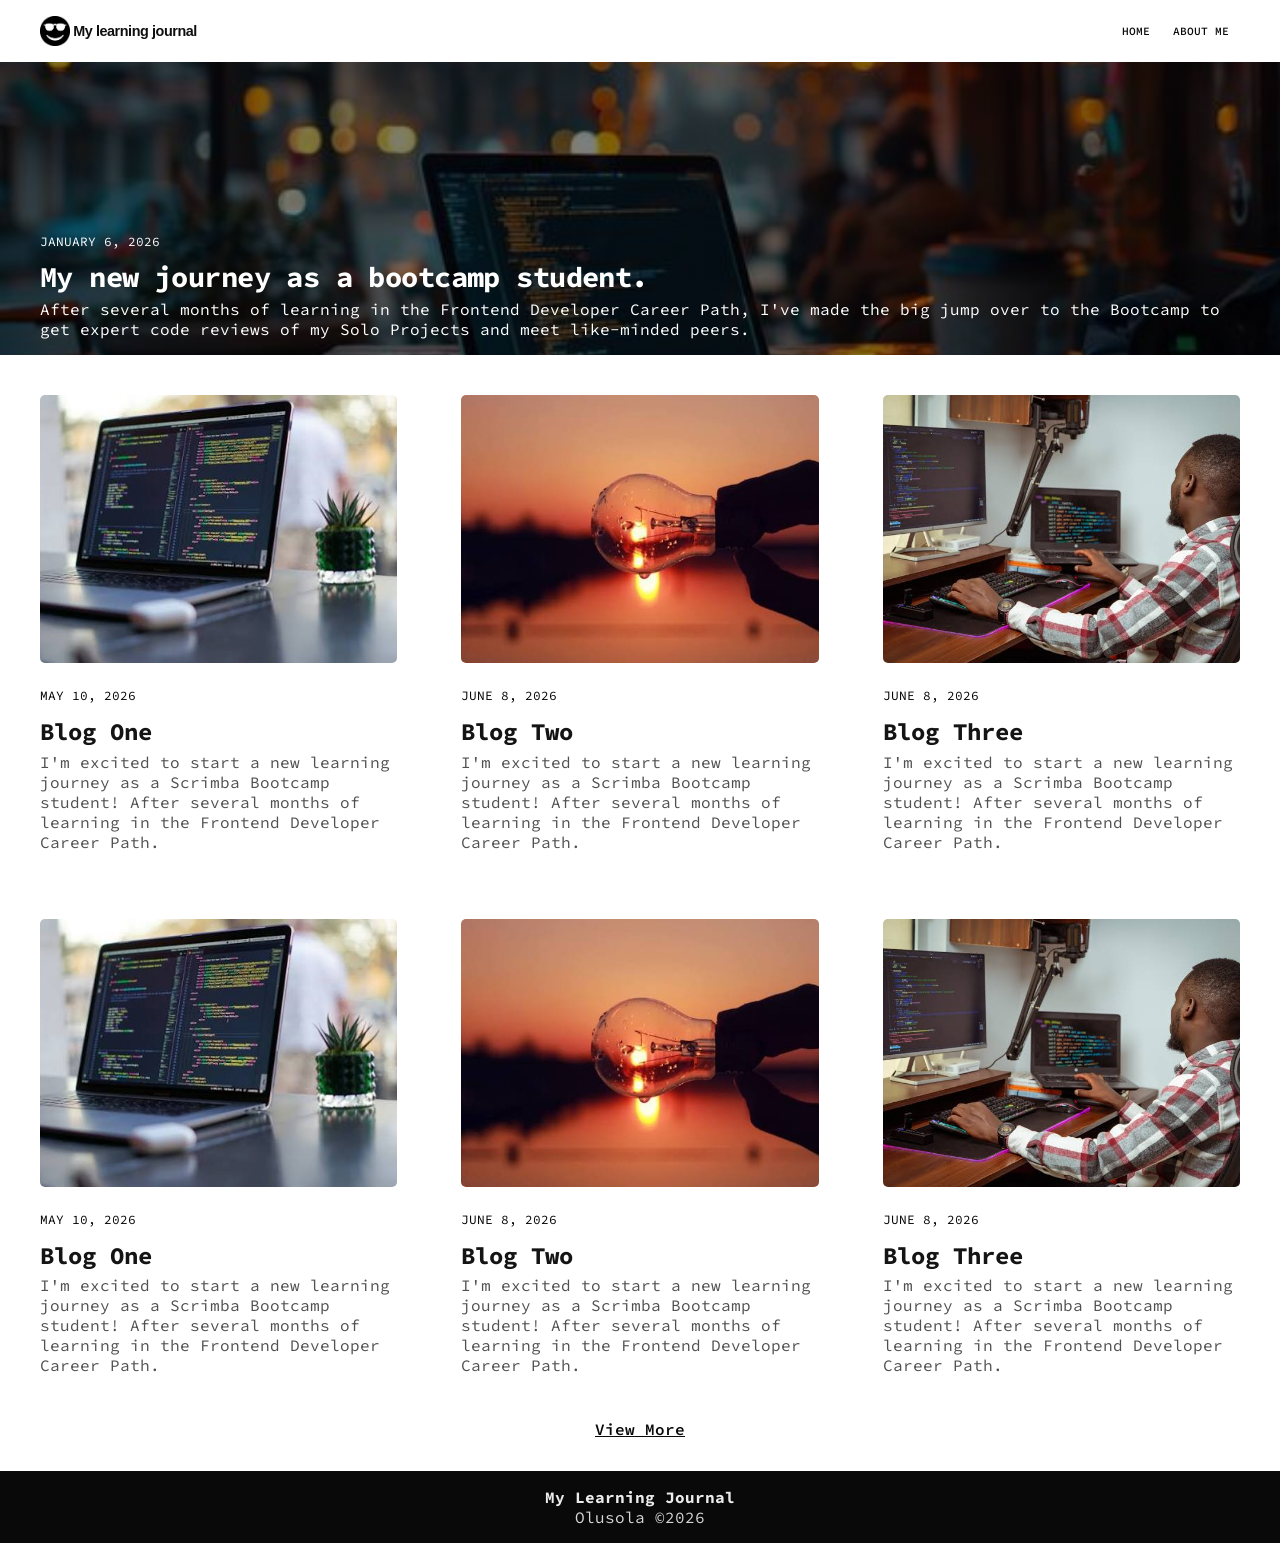
<file: index.html>
<!doctype html>
<html lang="en">
  <head>
    <meta charset="UTF-8" />
    <meta name="viewport" content="width=device-width, initial-scale=1.0" />
    <title>My Learning Journal</title>

    <link rel="preconnect" href="https://fonts.googleapis.com" />
    <link rel="preconnect" href="https://fonts.gstatic.com" crossorigin />
    <link
      href="https://fonts.googleapis.com/css2?family=Source+Code+Pro:ital,wght@0,200..900;1,200..900&display=swap"
      rel="stylesheet"
    />
    <link rel="stylesheet" href="styles/homepg.css" />
  </head>
  <body>
    <div class="head-wrapper">
      <header>
        <div class="logo-info">
          <div class="logo">
            <img src="images/gglogo.png" alt="" />
          </div>
          <p>My learning journal</p>
        </div>
        <nav>
          <ul>
            <li><a href="index.html">Home</a></li>
            <li><a href="about.html">About Me</a></li>
          </ul>
        </nav>
      </header>
    </div>

    <main>
      <section class="section-one">
        <a href="detail.html" class="featured-post">
          <p class="blog-date">January 6, 2026</p>
          <h1 class="blog-title">My new journey as a bootcamp student.</h1>
          <p>
            After several months of learning in the Frontend Developer Career
            Path, I've made the big jump over to the Bootcamp to get expert code
            reviews of my Solo Projects and meet like-minded peers.
          </p>
        </a>
      </section>
      <section class="blogs">
        <a href="#" class="blog-card">
          <div class="blog-img">
            <img
              src="images/lptcoding.jpg"
              alt=" a laptop on the desk with codes on its screen"
            />
          </div>
          <p class="blog-date">May 10, 2026</p>
          <h3>Blog One</h3>
          <p>
            I'm excited to start a new learning journey as a Scrimba Bootcamp
            student! After several months of learning in the Frontend Developer
            Career Path.
          </p>
        </a>

        <a href="#" class="blog-card">
          <div class="blog-img">
            <img
              src="images/nwbulbimg.jpg"
              alt=" a hand holding transparency bulb."
            />
          </div>
          <p class="blog-date">June 8, 2026</p>
          <h3>Blog Two</h3>
          <p>
            I'm excited to start a new learning journey as a Scrimba Bootcamp
            student! After several months of learning in the Frontend Developer
            Career Path.
          </p>
        </a>

        <a href="#" class="blog-card">
          <div class="blog-img">
            <img
              src="images/guycodeimg.jpg"
              alt=" a guy coding on the laptop in a room."
            />
          </div>
          <p class="blog-date">June 8, 2026</p>
          <h3>Blog Three</h3>
          <p>
            I'm excited to start a new learning journey as a Scrimba Bootcamp
            student! After several months of learning in the Frontend Developer
            Career Path.
          </p>
        </a>

        <a href="#" class="blog-card">
          <div class="blog-img">
            <img
              src="images/lptcoding.jpg"
              alt=" a laptop on the desk with codes on its screen"
            />
          </div>
          <p class="blog-date">May 10, 2026</p>
          <h3>Blog One</h3>
          <p>
            I'm excited to start a new learning journey as a Scrimba Bootcamp
            student! After several months of learning in the Frontend Developer
            Career Path.
          </p>
        </a>

        <a href="#" class="blog-card">
          <div class="blog-img">
            <img
              src="images/nwbulbimg.jpg"
              alt=" a hand holding transparency bulb."
            />
          </div>
          <p class="blog-date">June 8, 2026</p>
          <h3>Blog Two</h3>
          <p>
            I'm excited to start a new learning journey as a Scrimba Bootcamp
            student! After several months of learning in the Frontend Developer
            Career Path.
          </p>
        </a>

        <a href="#" class="blog-card">
          <div class="blog-img">
            <img
              src="images/guycodeimg.jpg"
              alt=" a guy coding on the laptop in a room."
            />
          </div>
          <p class="blog-date">June 8, 2026</p>
          <h3>Blog Three</h3>
          <p>
            I'm excited to start a new learning journey as a Scrimba Bootcamp
            student! After several months of learning in the Frontend Developer
            Career Path.
          </p>
        </a>
      </section>

      <a class="view-more" href="#">View More</a>
    </main>
    <footer>
      <p class="footer-title">My Learning Journal</p>
      <p class="copyright">Olusola &copy;2026</p>
    </footer>
  </body>
</html>
</file>
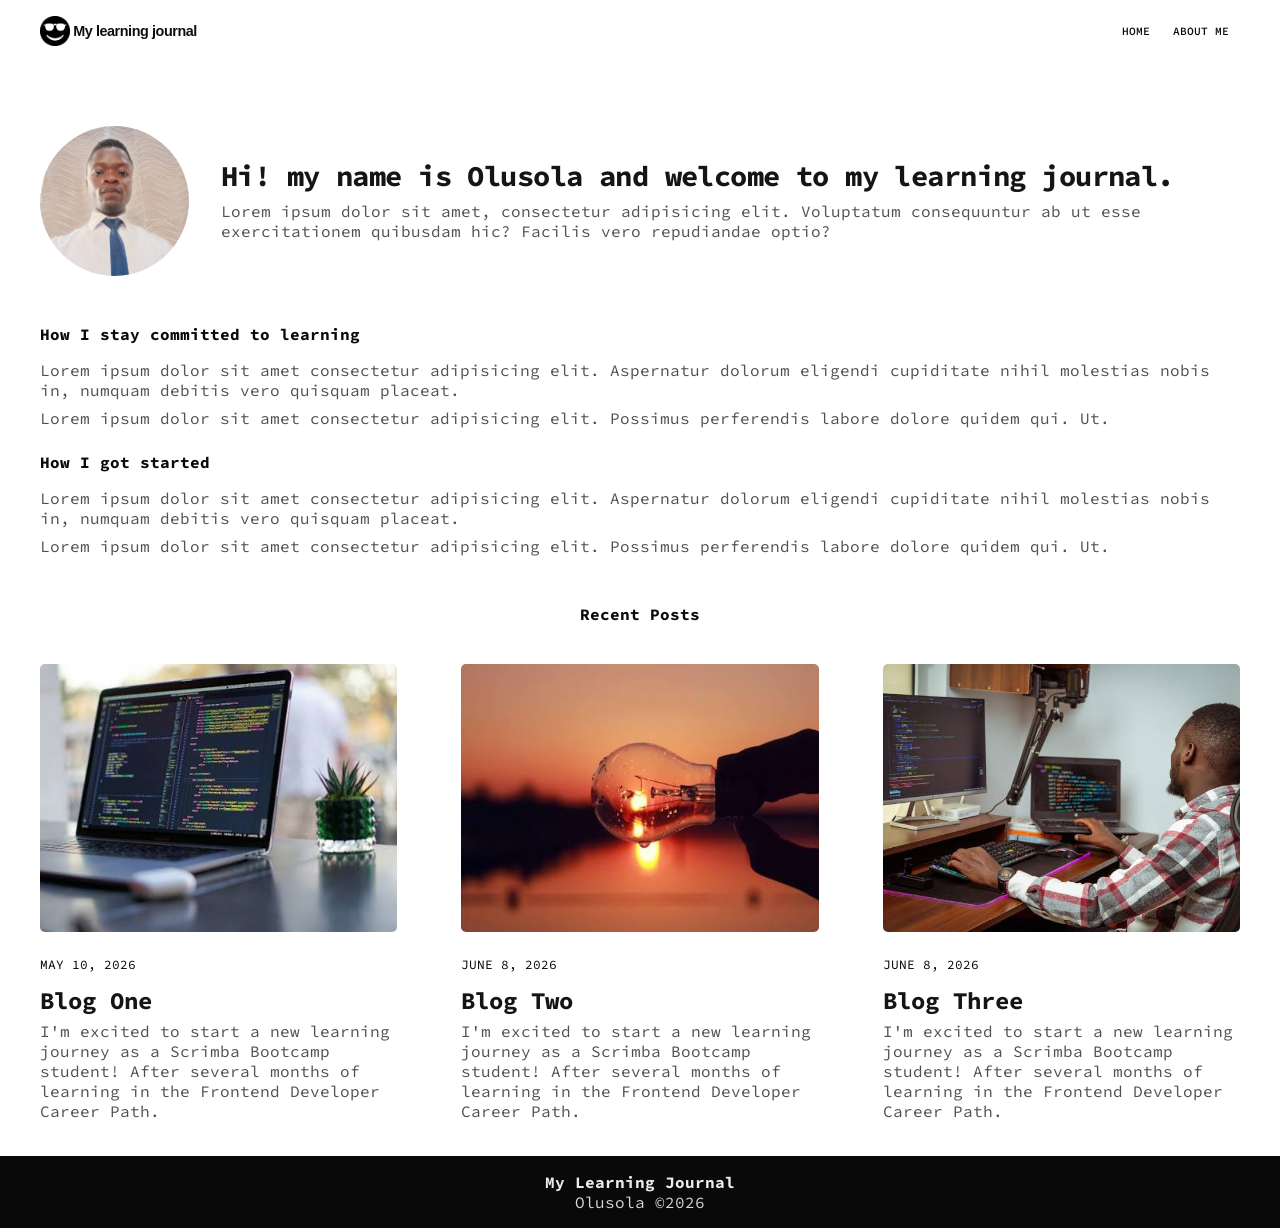
<file: about.html>
<!doctype html>
<html lang="en">
  <head>
    <meta charset="UTF-8" />
    <meta name="viewport" content="width=device-width, initial-scale=1.0" />
    <title>My Learning Journal</title>

    <link rel="preconnect" href="https://fonts.googleapis.com" />
    <link rel="preconnect" href="https://fonts.gstatic.com" crossorigin />
    <link
      href="https://fonts.googleapis.com/css2?family=Source+Code+Pro:ital,wght@0,200..900;1,200..900&display=swap"
      rel="stylesheet"
    />
    <link rel="stylesheet" href="styles/homepg.css" />
    <link rel="stylesheet" href="styles/detail.css" />
    <link rel="stylesheet" href="styles/about.css" />
  </head>
  <body>
    <div class="head-wrapper">
      <header>
        <div class="logo-info">
          <div class="logo">
            <img src="images/gglogo.png" alt="" />
          </div>
          <p>My learning journal</p>
        </div>
        <nav>
          <ul>
            <li><a href="index.html">Home</a></li>
            <li><a href="about.html">About Me</a></li>
          </ul>
        </nav>
      </header>
    </div>

    <main>
      <article class="about-details">
        <div class="about-details-intro">
          <div class="about-details-img">
            <img
              src="images/shooff.jpg"
              alt="guy on white shirt and blue tie"
            />
          </div>
          <div class="about-title-intro">
            <h1 class="about-title">
              Hi! my name is Olusola and welcome to my learning journal.
            </h1>
            <p>
              Lorem ipsum dolor sit amet, consectetur adipisicing elit.
              Voluptatum consequuntur ab ut esse exercitationem quibusdam hic?
              Facilis vero repudiandae optio?
            </p>
          </div>
        </div>

        <div class="more-about-details">
          <h2>How I stay committed to learning</h2>
          <p>
            Lorem ipsum dolor sit amet consectetur adipisicing elit. Aspernatur
            dolorum eligendi cupiditate nihil molestias nobis in, numquam
            debitis vero quisquam placeat.
          </p>
          <p>
            Lorem ipsum dolor sit amet consectetur adipisicing elit. Possimus
            perferendis labore dolore quidem qui. Ut.
          </p>
          <h2>How I got started</h2>
          <p>
            Lorem ipsum dolor sit amet consectetur adipisicing elit. Aspernatur
            dolorum eligendi cupiditate nihil molestias nobis in, numquam
            debitis vero quisquam placeat.
          </p>
          <p>
            Lorem ipsum dolor sit amet consectetur adipisicing elit. Possimus
            perferendis labore dolore quidem qui. Ut.
          </p>
        </div>
      </article>
      <h2 class="recent-post">Recent Posts</h2>

      <section class="blogs">
        <a href="#" class="blog-card">
          <div class="blog-img">
            <img
              src="images/lptcoding.jpg"
              alt=" a laptop on the desk with codes on its screen"
            />
          </div>
          <p class="blog-date">May 10, 2026</p>
          <h3>Blog One</h3>
          <p>
            I'm excited to start a new learning journey as a Scrimba Bootcamp
            student! After several months of learning in the Frontend Developer
            Career Path.
          </p>
        </a>

        <a href="#" class="blog-card">
          <div class="blog-img">
            <img
              src="images/nwbulbimg.jpg"
              alt=" a hand holding transparency bulb."
            />
          </div>
          <p class="blog-date">June 8, 2026</p>
          <h3>Blog Two</h3>
          <p>
            I'm excited to start a new learning journey as a Scrimba Bootcamp
            student! After several months of learning in the Frontend Developer
            Career Path.
          </p>
        </a>

        <a href="#" class="blog-card">
          <div class="blog-img">
            <img
              src="images/guycodeimg.jpg"
              alt=" a guy coding on the laptop in a room."
            />
          </div>
          <p class="blog-date">June 8, 2026</p>
          <h3>Blog Three</h3>
          <p>
            I'm excited to start a new learning journey as a Scrimba Bootcamp
            student! After several months of learning in the Frontend Developer
            Career Path.
          </p>
        </a>
      </section>
    </main>
    <footer>
      <p class="footer-title">My Learning Journal</p>
      <p class="copyright">Olusola &copy;2026</p>
    </footer>
  </body>
</html>
</file>
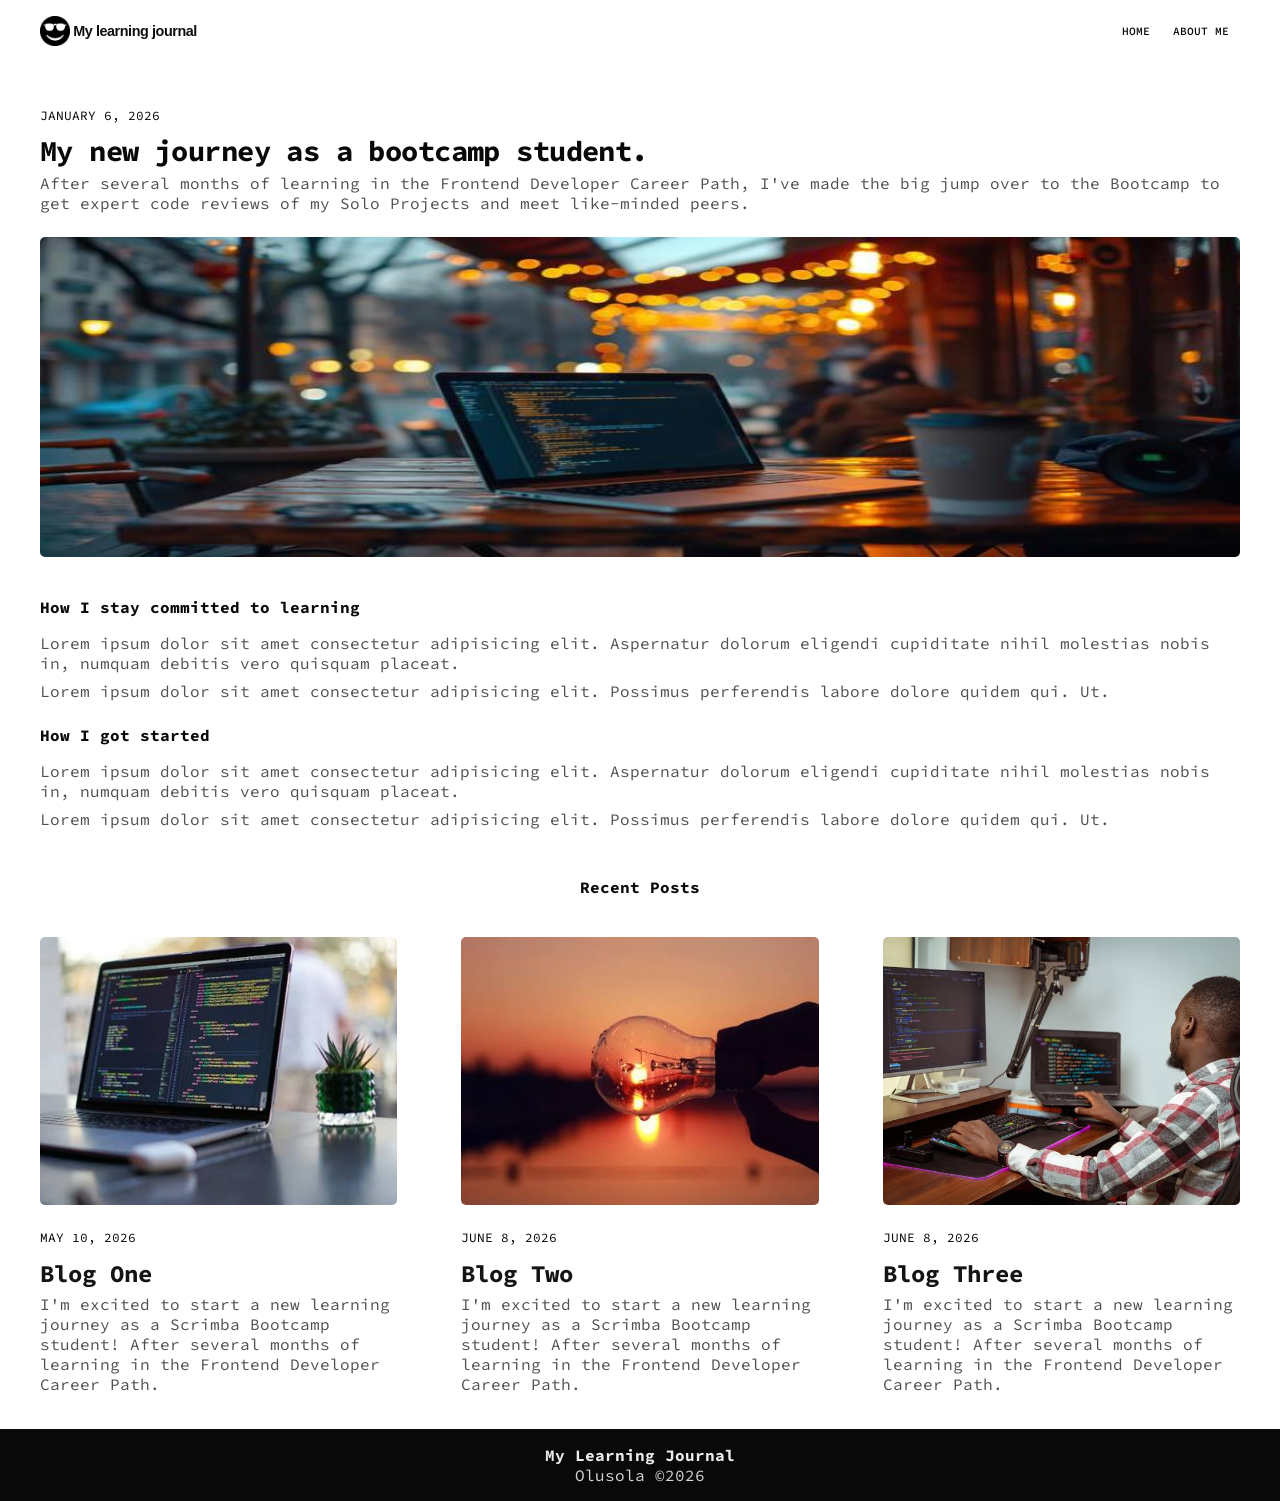
<file: detail.html>
<!doctype html>
<html lang="en">
  <head>
    <meta charset="UTF-8" />
    <meta name="viewport" content="width=device-width, initial-scale=1.0" />
    <title>My Learning Journal</title>

    <link rel="preconnect" href="https://fonts.googleapis.com" />
    <link rel="preconnect" href="https://fonts.gstatic.com" crossorigin />
    <link
      href="https://fonts.googleapis.com/css2?family=Source+Code+Pro:ital,wght@0,200..900;1,200..900&display=swap"
      rel="stylesheet"
    />
    <link rel="stylesheet" href="styles/homepg.css" />
    <link rel="stylesheet" href="styles/detail.css" />
  </head>
  <body>
    <div class="head-wrapper">
      <header>
        <div class="logo-info">
          <div class="logo">
            <img src="images/gglogo.png" alt="" />
          </div>
          <p>My learning journal</p>
        </div>
        <nav>
          <ul>
            <li><a href="index.html">Home</a></li>
            <li><a href="about.html">About Me</a></li>
          </ul>
        </nav>
      </header>
    </div>

    <main>
      <article class="blog-details">
        <p class="blog-date">January 6, 2026</p>
        <h1 class="blog-title">My new journey as a bootcamp student.</h1>
        <p>
          After several months of learning in the Frontend Developer Career
          Path, I've made the big jump over to the Bootcamp to get expert code
          reviews of my Solo Projects and meet like-minded peers.
        </p>

        <div class="blog-details-img">
          <img
            src="images/newlaptcodes.jpg"
            alt=" a laptop on the desk with codes on its screen and yellow bulbs"
          />
        </div>
        <div class="more-details">
          <h2>How I stay committed to learning</h2>
          <p>
            Lorem ipsum dolor sit amet consectetur adipisicing elit. Aspernatur
            dolorum eligendi cupiditate nihil molestias nobis in, numquam
            debitis vero quisquam placeat.
          </p>
          <p>
            Lorem ipsum dolor sit amet consectetur adipisicing elit. Possimus
            perferendis labore dolore quidem qui. Ut.
          </p>
          <h2>How I got started</h2>
          <p>
            Lorem ipsum dolor sit amet consectetur adipisicing elit. Aspernatur
            dolorum eligendi cupiditate nihil molestias nobis in, numquam
            debitis vero quisquam placeat.
          </p>
          <p>
            Lorem ipsum dolor sit amet consectetur adipisicing elit. Possimus
            perferendis labore dolore quidem qui. Ut.
          </p>
        </div>
      </article>

      <h2 class="recent-post">Recent Posts</h2>

      <section class="blogs">
        <a href="#" class="blog-card">
          <div class="blog-img">
            <img
              src="images/lptcoding.jpg"
              alt=" a laptop on the desk with codes on its screen"
            />
          </div>
          <p class="blog-date">May 10, 2026</p>
          <h3>Blog One</h3>
          <p>
            I'm excited to start a new learning journey as a Scrimba Bootcamp
            student! After several months of learning in the Frontend Developer
            Career Path.
          </p>
        </a>

        <a href="#" class="blog-card">
          <div class="blog-img">
            <img
              src="images/nwbulbimg.jpg"
              alt=" a hand holding transparency bulb."
            />
          </div>
          <p class="blog-date">June 8, 2026</p>
          <h3>Blog Two</h3>
          <p>
            I'm excited to start a new learning journey as a Scrimba Bootcamp
            student! After several months of learning in the Frontend Developer
            Career Path.
          </p>
        </a>

        <a href="#" class="blog-card">
          <div class="blog-img">
            <img
              src="images/guycodeimg.jpg"
              alt=" a guy coding on the laptop in a room."
            />
          </div>
          <p class="blog-date">June 8, 2026</p>
          <h3>Blog Three</h3>
          <p>
            I'm excited to start a new learning journey as a Scrimba Bootcamp
            student! After several months of learning in the Frontend Developer
            Career Path.
          </p>
        </a>
      </section>
    </main>
    <footer>
      <p class="footer-title">My Learning Journal</p>
      <p class="copyright">Olusola &copy;2026</p>
    </footer>
  </body>
</html>
</file>
<file: styles/homepg.css>
* {
  margin: 0;
  padding: 0;
  box-sizing: border-box;
}

body {
  width: 100%;
  font-family: "Source Code Pro", monospace;
  color: #090909;
}

.head-wrapper,
.featured-post {
  padding: 0.5em 1em;
  margin: 1.5em 0;
}

/* HEADER & NAVI */
header {
  display: flex;
  justify-content: space-between;
  align-items: center;
}

.logo-info {
  display: flex;
  justify-content: center;
  align-items: center;
  font-size: 1rem;
  font-family: Arial, Helvetica, sans-serif;
}

.logo {
  width: 30px;
  margin-right: 0.2em;
}

.logo img {
  width: 100%;
  display: block;
}

.logo-info p {
  font-family: sans-serif;
  font-size: 0.9rem;
  font-weight: 600;
  letter-spacing: -0.03em;
  color: #0e0e0e;
}

nav ul {
  display: flex;
}

nav ul li {
  list-style: none;
  margin: 0 1em;
  text-transform: uppercase;
  font-weight: 550;
  font-size: 0.7rem;
}

nav ul li a {
  text-decoration: none;
  color: #090909;
  transition: 0.3s ease all;
}

nav ul li a:hover {
  color: #4e4d4d;
}

nav ul li a:focus-visible,
.blog-card:focus-visible,
.view-more:focus-visible {
  outline: 2px solid #000;
  outline-offset: 4px;
}

/* MAIN SECTIONS */

.section-one {
  display: flex;
  justify-content: flex-end;
  align-items: flex-start;
  flex-direction: column;
  background:
    linear-gradient(rgba(0, 0, 0, 0.5), rgba(0, 0, 0, 0.5)),
    url("../images/newlaptcodes.jpg");
  background-size: cover;
  background-position: center;
  background-repeat: no-repeat;
  height: 293px;
  width: 100%;
  color: #fff;
}

.section-one p {
  color: inherit;
}

.section-one a {
  color: inherit;
  text-decoration: none;
}

.blog-title {
  letter-spacing: -0.02em;
  font-size: 1.8rem;
  line-height: 1.1;
  margin: 0 0 0.2em 0;
}

.blog-card {
  display: block;
  text-decoration: none;
  color: inherit;
  padding: 0.5em 1em 0.2em;
}
.blog-date {
  font-size: 0.8rem;
  font-weight: 400;
  color: #000;
  text-transform: uppercase;
  margin: 1em 0;
}

p {
  font-size: 1rem;
  color: #505050;
  font-weight: 400;
}

/* Section Two */

.blog-img {
  margin: 1.5em 0;
  aspect-ratio: 4 / 3;
}

.blog-img img {
  border-radius: 5px;
  width: 100%;
  height: 100%;
  object-fit: cover;
  display: block;
}

h3 {
  margin: 0.2em 0;
  font-size: 1.5rem;
  font-weight: 700;
  color: #141414;
}

.view-more {
  display: block;
  text-align: center;
  font-size: 1rem;
  font-weight: 600;
  padding-top: 2em;
  color: #090909;
}

/* FOOTER */
footer {
  margin-top: 2em;
  padding: 1em;
  background-color: #090909;
  color: #fff;
  text-align: center;
}

.footer-title .copyright {
  font-size: 0.75rem;
}

.footer-title {
  color: #ececec;
  font-weight: 700;
}

.copyright {
  color: #d7d7d7;
  font-weight: 400;
}

/* MEDIA QUERIES */

@media (min-width: 500px) {
  .head-wrapper,
  .featured-post,
  .blogs {
    margin: 0.5em 1.5em;
  }

  .blog-card {
    display: block;
    text-decoration: none;
    color: inherit;
  }

  .blogs {
    display: grid;
    grid-template-columns: repeat(2, 1fr);
    gap: 2em;
  }
}

@media (min-width: 750px) {
  .blogs {
    grid-template-columns: repeat(3, 1fr);
  }

  /* .blog-img {
    margin: 1.5em 0;
    height: 250px;
  } */
}
</file>
<file: styles/detail.css>
* {
  padding: 0;
  margin: 0;
  box-sizing: border-box;
}

.blog-details {
  padding: 0.5em 1em;
  margin: 2.5em 0;
}

.blog-details-img {
  height: 180px;
  margin: 1.5em 0;
}

.blog-details-img img {
  width: 100%;
  height: 100%;
  object-fit: cover;
  border-radius: 5px;
}

.more-details h2 {
  padding: 1em 0;
  font-size: 1rem;
  font-weight: 700;
}

.more-details p {
  padding: 0 0 0.5em 0;
}

.recent-post {
  text-align: center;
  font-size: 1rem;
}

@media (min-width: 750px) {
  .blog-details {
    margin: 2em 1.5em;
  }

  .blog-details-img {
    height: 320px;
  }

  .blog-details-img img {
    object-fit: fill;
  }

  /* .blog-img {
    margin: 1.5em 0;
    height: 250px;
  } */
}
</file>
<file: styles/about.css>
* {
  margin: 0;
  padding: 0;
  box-sizing: border-box;
}

.about-details {
  padding: 0.5em 1em;
  margin: 2.5em 0;
}

.about-details-img {
  height: 150px;
}

.about-details-img img {
  height: 100%;
  object-fit: cover;
  border-radius: 50%;
}

.about-title {
  letter-spacing: -0.02em;
  font-size: 1.8rem;
  font-weight: 700;
  margin: 1em 0;
  color: #151515;
  line-height: 108%;
}

.about-details h2 {
  padding: 1em 0;
  font-size: 1rem;
  font-weight: 700;
}

.about-details p {
  padding: 0 0 0.5em 0;
}

@media (min-width: 768px) {
  .about-details {
    margin: 2em 1.5em;
  }
  .about-details-intro {
    display: flex;
    gap: 2em;
    justify-content: center;
    align-items: center;
    margin: 2em 0;
  }

  .about-title {
    margin: 0.3em 0;
  }
}
</file>
